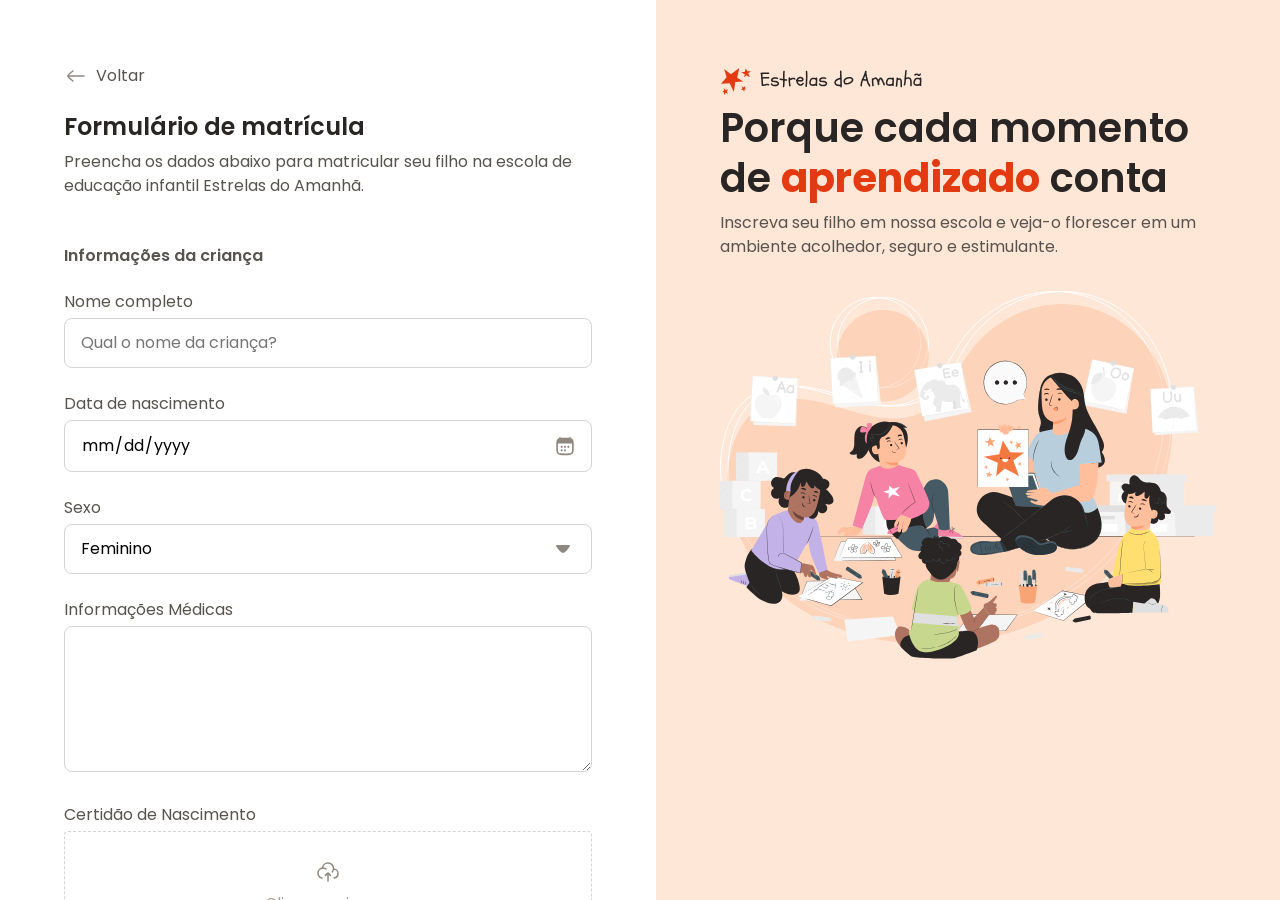
<file: index.htm>
<!DOCTYPE html>
<html lang="pt-br">
<head>
  <meta charset="UTF-8">
  <meta name="viewport" content="width=device-width, initial-scale=1.0">

  <link rel="preconnect" href="https://fonts.googleapis.com">
  <link rel="preconnect" href="https://fonts.gstatic.com" crossorigin>

  <link rel="stylesheet" href="/style/index.css">

  <title>Stars of tomorrow</title>

  <link href="https://fonts.googleapis.com/css2?family=Archivo:ital,wght@0,100..900;1,100..900&family=Asap:ital,wght@0,100..900;1,100..900&family=Inconsolata:wght@200..900&family=Maven+Pro:wght@400..900&family=Poppins:ital,wght@0,100;0,200;0,300;0,400;0,500;0,600;0,700;0,800;0,900;1,100;1,200;1,300;1,400;1,500;1,600;1,700;1,800;1,900&display=swap" rel="stylesheet">


</head>
<body>

<div id="app">
  <!-- Se digitarmos main>.main-container, o HMLT criará uma CAIXA MAIN e uma caixa DIV com a classe main-container -->
  <main>
    <div class="main-container">
       <div class="back">
         <img src="assets/icons/arrow-left-02.svg" alt="Seta para voltar">
         <span>Voltar</span>
       </div>

       <h1>Formulário de matrícula</h1>
       <p>Preencha os dados abaixo para matricular seu filho na escola de educação infantil Estrelas do Amanhã.</p>

       <form method="post" enctype="multipart/form-data">
        <fieldset class="chiel-info">
          <legend>Informações da criança</legend>

          <div class="input-wrapper">
            <label for="fullname">Nome completo</label>
            <input 
            id="fullname"
            name="fullname" 
            type="text"
            placeholder="Qual o nome da criança?">
          </div>

          <div class="input-wrapper">
            <label for="birth">Data de nascimento</label>
            <input 
            id="birth"
            name="birth" 
            type="date"
            lang="pt-br">
              
          </div>

          <div class="select-wrapper">
            <label for="gender">Sexo</label>
            <select 
              name="gender" 
              id="gender">
              <option value="female">Feminino</option>
              <option value="male">Masculino</option>
              <option value="na">Prefiro não responder</option>
            </select>
          </div>

          <div class="textarea-wrapper">
            <label for="medical-info">Informações Médicas</label>
            <textarea 
            name="medical-info"
            id="medical-info"
            cols="30"
            rows="5"
            placeholder="A criança possui alguma condição médica que a escola deve estar ciente? (Se sim, espeficique)">
            </textarea>
          </div>

          <div class="droparea-wrapper">
            <label for="birth-file">Certidão de Nascimento</label>
            <div class="drop-zone">
              <input 
              type="file" 
              id="birth-file" 
              name="birth-file">
              <img src="assets/icons/cloud-upload.svg" alt="Imagem de upload">
              <p>
               Clique aqui para <br>
               Selecionar os arquivos
              </p>
            </div>

          
          </div>

            <!-- O label está conectado ao input por conta do for (label) + id (input)
           A função do label é marcar o input e melhorar a acessibilidade do usuário por meio dessa marcação.
            - Ele ajuda na seleção do texto;
            - Ajuda na experiência do usuário tbm
            -->

            <!-- Dentro de um select SEMPRE deve ter um options,
             determinando os valores da nossa lista de opções -->

             <!-- Sempre que houver input do tipo file, lembrar de incluir o atributo enctype="multipart/form-data" na tag <forms> -->
            
        </fieldset>

        <fieldset class="address">
          <legend>Endereço Residencial</legend>
          <div class="input-wrapper">
            <label for="cep">CEP</label>
            <input
            name="cep"
            id="cep"
            type="text">
          </div>

          <div class="flex">
            <div class="input-wrapper flex-2">
              <label for="street">Rua</label>
              <input
              name="street"
              id="street"
              type="text"
              value="Rua das flores" 
              disabled>
              <!-- O Value= determina um valor específico já dentro da caixa, é um placeholder, mas verdadeiro -->
            </div>

            <div class="input-wrapper flex-1">
              <label for="number">Número</label>
              <input
              name="number"
              id="number"
              type="number">
            </div>
          </div>

          <div class="flex">
            <div class="input-wrapper flex-2">
              <label for="city">Cidade</label>
              <input
              type="text"
              name="city"
              id="city"
              value="São Paulo" 
              disabled>
              <!-- 
              O Value= determina um valor específico já dentro da caixa, é um placeholder, mas verdadeiro
              O isabled deixa a caixa "desligada", sem que possamos incluir ou alterar dados ali dentro
              -->
            </div>

            <div class="input-wrapper flex-1">
              <label for="state">Estado</label>
              <input
              type="text"
              name="state"
              id="state"
              value="SP"
              disabled>
            </div>
          </div>
        </fildset>

        <fieldset class="gardian">
          <legend>Informações do responsável</legend>

          <div class="input-wrapper">
            <label for="gardian">Nome do responsável</label>
            <input
            type="text"
            name="gardian"
            id="gardian">            
            <small>Principal responsável legal e contato de emergência</small> 
            <!-- O small é como se fosse uma legenda*/ -->
          </div>

          <div class="input-wrapper">
            <label for="phone">Contato telefônico</label>
            <input
            type="tel"
            name="phone"
            id="phone"
            placeholder="(11) 91234 5678">
          </div>

          <div class="input-wrapper">
            <label for="mail">Email</label>
            <input
            type="email"
            name="mail"
            id="mail"
            required
            placeholder="Digite seu e-mail">
            <div class="error">
              <img src="assets/icons/alert-circle.svg" alt="Círculo de alerta">
              <span>Insira um e-mail válido</span>
            </div>
            <!-- Required: Obriga que o campo seja obrigatório para envio do relatório. -->
          </div>

        </fieldset>

        <fieldset class="enroll-options">
          <legend>Opções de matrícula</legend>

          <div class="input-wrapper">
            <label>Selecione o turno de estudo</label>

            <div class="radio-wrapper">
              <div class="radio-inner">
                <div class="radio-image"></div>
                <input 
                type="radio"
                name="study-shift"
                id="morning"
                value="morning">
                <img src="assets/icons/sun-cloud-02.svg" alt="Ícone de um sol com nuvem">
                <label for="morning">Manhã</label>
              </div>

              <div class="radio-inner">
                <div class="radio-image"></div>
                <input 
                type="radio"
                name="study-shift"
                id="evening"
                value="evening">
                <img src="assets/icons/sun-02.svg" alt="Ícone de um sol">
                <label for="evening">Tarde</label>
              </div>
            </div>
          </div>

          <div class="input-wrapper">
            <label>Em qual esporte você gostaria de inscrever seu filho?</label>

            <div class="radio-wrapper">
              <div class="radio-inner">
                <div class="radio-image"></div>
                <input
                type="radio"
                name="sport"
                id="footbal">
                <img src="assets/icons/football.svg" alt="Imagem de bola de futebol">
                <label for="football">Futebol</label>
              </div>

              <div class="radio-inner">
                <div class="radio-image"></div>
                <input
                type="radio"
                name="sport"
                id="basketbal">
                <img src="assets/icons/basketball-02.svg" alt="Imagem de bola de basquete">
                <label for="basketball">Basquete</label>
              </div>

              <div class="radio-inner">
                <div class="radio-image"></div>
                <input
                type="radio"
                name="sport"
                id="suimming">
                <img src="assets/icons/swimming.svg" alt="Ícone de natação">
                <label for="suimming">Natação</label>
              </div>

              <div class="radio-inner">
                <div class="radio-image"></div>
                <input
                type="radio"
                name="sport"
                id="yoga">
                <img src="assets/icons/yoga-02.svg" alt="Imagem de Yoga">
                <label for="yoga">Yoga</label>
              </div>

              <div class="radio-inner">
                <div class="radio-image"></div>
                <input
                type="radio"
                name="sport"
                id="volleyball">
                <img src="assets/icons/volleyball.svg" alt="Imagem de bola de volei">
                <label for="volleyball">Volei</label>
              </div>

              <div class="radio-inner">
                <div class="radio-image"></div>
                <input
                type="radio"
                name="sport"
                id="boxing">
                <img src="assets/icons/boxing-glove-01.svg" alt="Imagem de luva de box">
                <label for="boxing">Box</label>
              </div>
            </div>
          </div>
        </fieldset>

        <div class="terms-wrapper input-wrapper checkbox-wrapper">
          <div class="checkbox-image"></div>
          <input 
          type="checkbox"
          name="terms"
          id="terms">
          <label for="terms">Declaro que li e concordo com os <strong>Termos e Condições</strong> e com a <strong>Política de Privacidade</strong> da escola Estrela do Amanhã. 
          </label>
        </div>

        <div class="actions-wrapper">
          <button class="btn-secondary" type="button">
            Salvar respostas
          </button>

          <button class="btn-primary">
            Fazer matrícula
          </button>
        </div>

       </form>
    </div>
  </main>

  <aside>
     <!-- Se digitarmos header>img+h2+p estaremos dizendo ao HTML que queremos uma tag header e dentro dela deve ter uma imagem, um h2 e um p-->
    <div class="aside-container">
      <header>
        <img src="assets/logo.svg.svg" alt="Logo do projeto">
        <h2>Porque cada momento de <strong>aprendizado</strong> conta</h2>
        <p>Inscreva seu filho em nossa escola e veja-o florescer em um ambiente acolhedor, seguro e estimulante.</p>
      </header>
      <img src="assets/Illustration.svg" alt="Imagem de pessoas trocando ideia">
    </div>
  </aside>

</div>
  
</body>
</html>
</file>
<file: style/index.css>
@import url(global.css);
@import url(layout.css);
@import url(forms.css);
</file>
